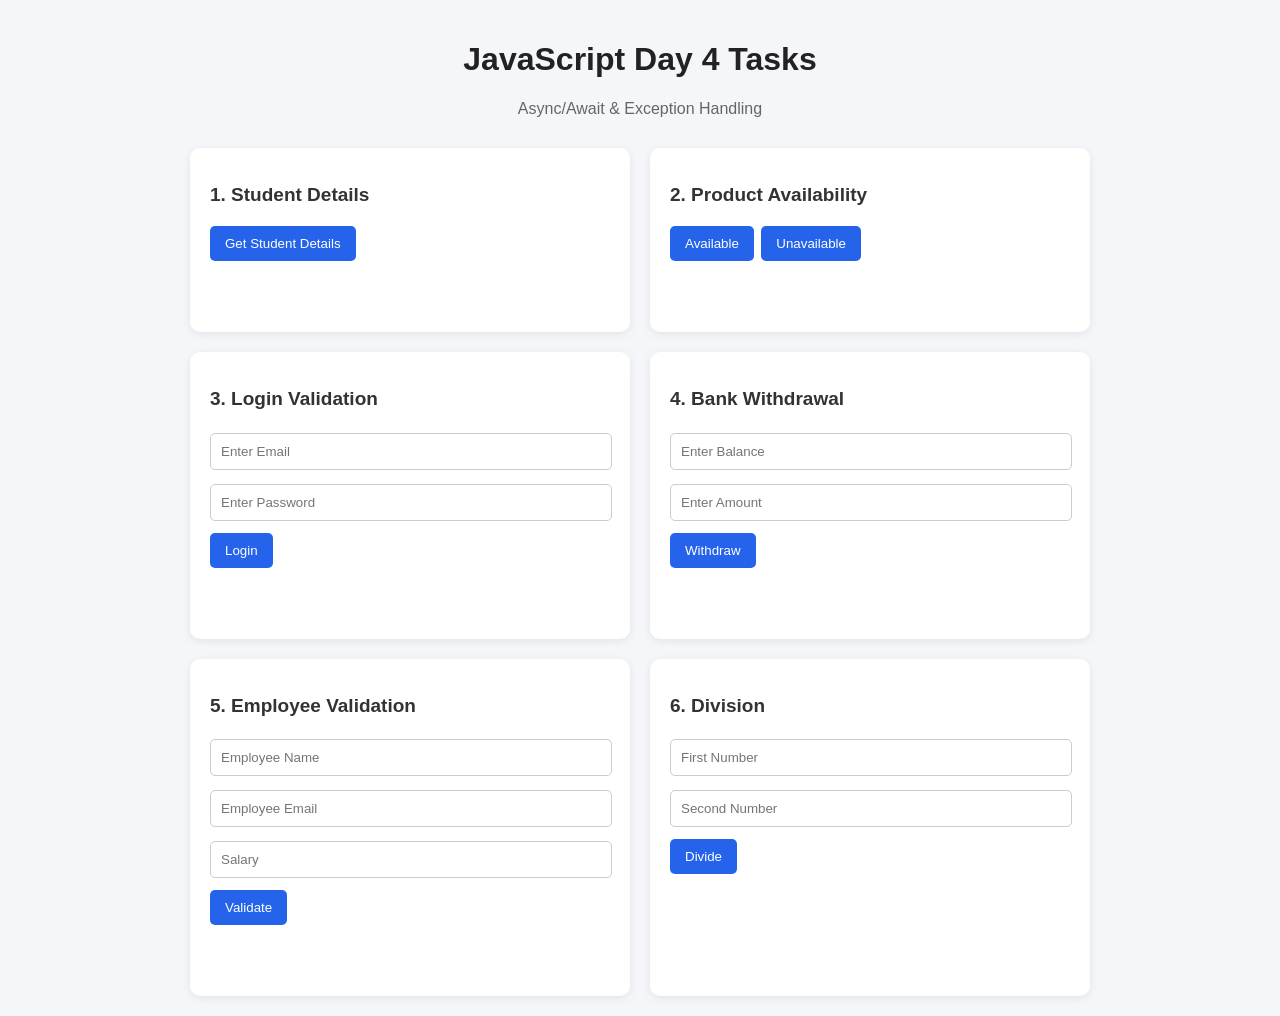
<file: index.html>
<!DOCTYPE html>
<html lang="en">
<head>
    <meta charset="UTF-8">
    <meta name="viewport" content="width=device-width, initial-scale=1.0">
    <title>Async Await & Exception Handling</title>
    <link rel="stylesheet" href="style.css">
</head>
<body>

    <h1>JavaScript Day 4 Tasks</h1>
    <p class="subtitle">Async/Await & Exception Handling</p>

    <div class="container">

        <!-- Task 1 -->
        <div class="card">
            <h2>1. Student Details</h2>
            <button onclick="getStudent()">Get Student Details</button>
            <p id="studentResult"></p>
        </div>

        <!-- Task 2 -->
        <div class="card">
            <h2>2. Product Availability</h2>
            <button onclick="checkProduct(true)">Available</button>
            <button onclick="checkProduct(false)">Unavailable</button>
            <p id="productResult"></p>
        </div>

        <!-- Task 3 -->
        <div class="card">
            <h2>3. Login Validation</h2>
            <input type="email" id="email" placeholder="Enter Email">
            <input type="password" id="password" placeholder="Enter Password">
            <button onclick="login()">Login</button>
            <p id="loginResult"></p>
        </div>

        <!-- Task 4 -->
        <div class="card">
            <h2>4. Bank Withdrawal</h2>
            <input type="number" id="balance" placeholder="Enter Balance">
            <input type="number" id="amount" placeholder="Enter Amount">
            <button onclick="withdraw()">Withdraw</button>
            <p id="withdrawResult"></p>
        </div>

        <!-- Task 5 -->
        <div class="card">
            <h2>5. Employee Validation</h2>
            <input type="text" id="empName" placeholder="Employee Name">
            <input type="email" id="empEmail" placeholder="Employee Email">
            <input type="number" id="salary" placeholder="Salary">
            <button onclick="validateEmployee()">Validate</button>
            <p id="employeeResult"></p>
        </div>

        <!-- Task 6 -->
        <div class="card">
            <h2>6. Division</h2>
            <input type="number" id="num1" placeholder="First Number">
            <input type="number" id="num2" placeholder="Second Number">
            <button onclick="divide()">Divide</button>
            <p id="divideResult"></p>
        </div>

    </div>

    <script src="script.js"></script>
</body>
</html>
</file>
<file: style.css>
body {
    font-family: Arial, sans-serif;
    background-color: #f4f6f9;
    margin: 0;
    padding: 20px;
}

h1 {
    text-align: center;
    color: #222;
}

.subtitle {
    text-align: center;
    color: #666;
    margin-bottom: 30px;
}

.container {
    display: grid;
    grid-template-columns: repeat(2, 1fr);
    gap: 20px;
    max-width: 900px;
    margin: auto;
}

.card {
    background: white;
    padding: 20px;
    border-radius: 10px;
    box-shadow: 0 2px 8px rgba(0,0,0,0.08);
}

.card h2 {
    font-size: 19px;
    color: #333;
}

input {
    width: 95%;
    padding: 10px;
    margin: 7px 0;
    border: 1px solid #ccc;
    border-radius: 5px;
}

button {
    background-color: #2563eb;
    color: white;
    border: none;
    padding: 10px 15px;
    margin: 5px 3px 5px 0;
    border-radius: 5px;
    cursor: pointer;
}

button:hover {
    background-color: #1d4ed8;
}

.card p {
    font-weight: bold;
    font-size: 14px;
    min-height: 18px;
}

.success {
    color: green;
}

.error {
    color: red;
}

@media (max-width: 600px) {
    .container {
        grid-template-columns: 1fr;
    }
}
</file>
